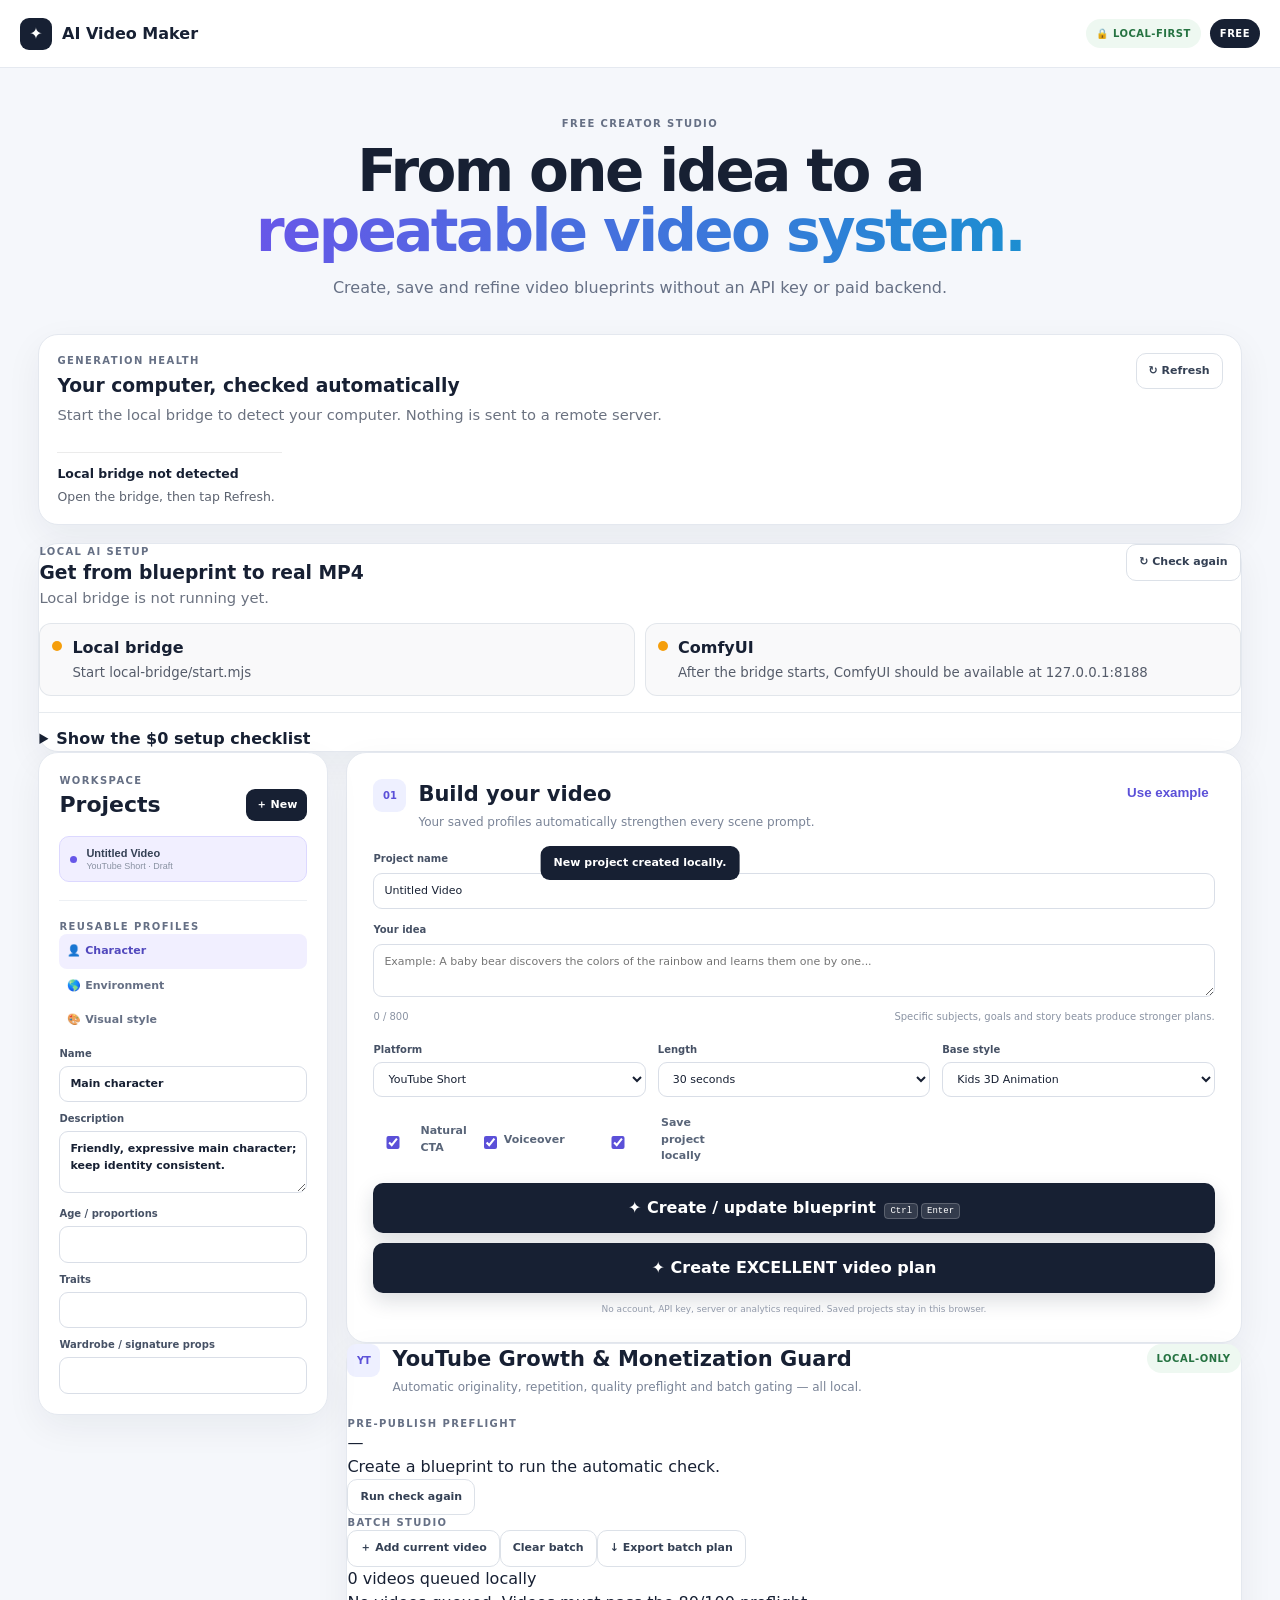
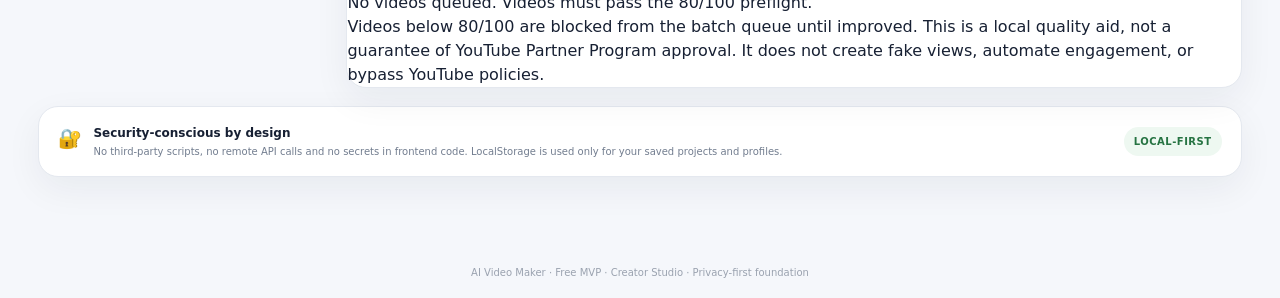
<file: index.html>
<!doctype html>
<html lang="en">
<head>
  <meta charset="utf-8">
  <meta name="viewport" content="width=device-width,initial-scale=1">
  <meta name="description" content="Free, private, local-first AI video creator studio.">
  <meta name="theme-color" content="#1f2937">
  <meta http-equiv="Content-Security-Policy" content="default-src 'self'; script-src 'self'; style-src 'self'; img-src 'self' data: blob:; connect-src 'self' http://127.0.0.1:8787 http://localhost:8787; object-src 'none'; base-uri 'none'; form-action 'none'; frame-ancestors 'none'">
  <meta http-equiv="Referrer-Policy" content="no-referrer">
  <link rel="manifest" href="manifest.webmanifest">
  <title>AI Video Maker — Creator Studio</title>
  <link rel="stylesheet" href="style.css"><link rel="stylesheet" href="quality.css"><link rel="stylesheet" href="pipeline.css"><link rel="stylesheet" href="local-generation.css"><link rel="stylesheet" href="hardware-diagnostics.css"><link rel="stylesheet" href="local-setup.css">
  <script src="app-config.js" defer></script><script src="provider-registry.js" defer></script><script src="media-engine/config.js" defer></script><script src="media-engine/contracts.js" defer></script><script src="media-engine/providers.js" defer></script><script src="media-engine/pipeline.js" defer></script><script src="movie-engine/story-director.js" defer></script><script src="movie-engine/continuity-bible.js" defer></script><script src="movie-engine/shot-director.js" defer></script><script src="movie-engine/job-manager.js" defer></script><script src="movie-engine/creator-orchestrator.js" defer></script><script src="movie-engine/automatic-production.js" defer></script><script src="app.js" defer></script><script src="quality-engine.js" defer></script><script src="production-pipeline.js" defer></script><script src="local-generation.js" defer></script><script src="hardware-diagnostics.js" defer></script><script src="local-setup.js" defer></script><script src="register-sw.js" defer></script>
</head>
<body>
<header class="topbar"><a class="brand" href="#top"><span class="brand-mark">✦</span>AI Video Maker</a><div class="top-actions"><span class="privacy-pill">🔒 LOCAL-FIRST</span><span class="free-pill">FREE</span></div></header>
<main id="top" class="container">
<section class="hero"><div class="eyebrow">FREE CREATOR STUDIO</div><h1>From one idea to a <span>repeatable video system.</span></h1><p>Create, save and refine video blueprints without an API key or paid backend.</p></section>
<section id="generationHealth" class="panel health-panel"><div class="health-head"><div><div class="eyebrow">GENERATION HEALTH</div><h3>Your computer, checked automatically</h3><p id="generationHealthSummary" class="health-summary">Checking your computer…</p></div><button id="refreshHealthBtn" class="secondary-button health-refresh" type="button">↻ Refresh</button></div><div id="generationHealthDetails" class="health-items"></div></section>
<section class="studio-grid">
<aside class="panel sidebar">
  <div class="side-title"><div><div class="eyebrow">WORKSPACE</div><h2>Projects</h2></div><button id="newProjectBtn" class="small-primary" type="button">＋ New</button></div>
  <div id="projectList" class="project-list"></div><div class="side-divider"></div><div class="eyebrow">REUSABLE PROFILES</div>
  <button class="profile-tab active" data-profile="character" type="button">👤 Character</button><button class="profile-tab" data-profile="environment" type="button">🌎 Environment</button><button class="profile-tab" data-profile="style" type="button">🎨 Visual style</button><div id="profileForm" class="profile-form"></div>
</aside>
<section class="main-workspace">
  <div class="panel creator-card">
    <div class="panel-heading"><div><span class="step">01</span><div><h2>Build your video</h2><p>Your saved profiles automatically strengthen every scene prompt.</p></div></div><button id="exampleBtn" class="text-button" type="button">Use example</button></div>
    <label for="projectName">Project name</label><input id="projectName" maxlength="80" placeholder="e.g. Rainbow Adventure Episode 1">
    <label for="idea">Your idea</label><textarea id="idea" maxlength="800" placeholder="Example: A baby bear discovers the colors of the rainbow and learns them one by one..."></textarea>
    <div class="field-meta"><span id="charCount">0 / 800</span><span>Specific subjects, goals and story beats produce stronger plans.</span></div>
    <div class="settings"><div class="field"><label for="type">Platform</label><select id="type"><option>YouTube Short</option><option>TikTok</option><option>Instagram Reel</option><option>Educational Video</option><option>Story Video</option></select></div><div class="field"><label for="length">Length</label><select id="length"><option value="30">30 seconds</option><option value="45">45 seconds</option><option value="60">60 seconds</option></select></div><div class="field"><label for="style">Base style</label><select id="style"><option>Kids 3D Animation</option><option>Cartoon</option><option>Storybook</option><option>Educational</option><option>Cinematic</option><option>Minimal / Modern</option></select></div></div>
    <div class="advanced-row"><label class="check"><input id="includeCta" type="checkbox" checked><span>Natural CTA</span></label><label class="check"><input id="includeVoice" type="checkbox" checked><span>Voiceover</span></label><label class="check"><input id="saveProject" type="checkbox" checked><span>Save project locally</span></label></div>
    <button id="createBtn" class="primary-button" type="button"><span>✦</span> Create / update blueprint <kbd>Ctrl</kbd><kbd>Enter</kbd></button><p class="privacy-note">No account, API key, server or analytics required. Saved projects stay in this browser.</p>
  </div>
  <section id="results" class="panel results hidden" aria-live="polite">
    <div class="result-header"><div><div class="eyebrow">BLUEPRINT</div><h2 id="resultTitle">Video blueprint</h2><p id="videoSummary"></p></div><div class="score-wrap"><div class="score"><span id="score">--</span><small>/100</small></div><span>Creator score</span></div></div>
    <div class="action-bar"><button id="copyAllBtn" class="secondary-button" type="button">📋 Copy all</button><button id="downloadTxtBtn" class="secondary-button" type="button">↓ TXT</button><button id="downloadJsonBtn" class="secondary-button" type="button">↓ JSON</button><button id="duplicateBtn" class="secondary-button" type="button">⧉ Duplicate</button><button id="regenerateBtn" class="secondary-button" type="button">↻ Regenerate</button></div>
    <div class="result-grid"><article class="result-section highlight"><div class="section-label">HOOK</div><h3 id="hook"></h3></article><article class="result-section"><div class="section-label">SCRIPT</div><p id="script" class="long-text"></p></article></div>
    <div class="result-section scenes-section"><div class="section-top"><div><div class="section-label">SHOT LIST</div><h3>Edit, reorder and refine scenes</h3></div><span id="sceneCountBadge" class="badge"></span></div><p class="helper">Each shot has a story purpose, continuity state, camera direction, motion direction, image prompt, video prompt and audio direction.</p><div id="scenes"></div></div>
    <div class="result-grid publishing-grid"><article class="result-section"><div class="section-label">PUBLISHING</div><h3>Ready to post</h3><div class="copy-field"><b>Title</b><p id="title"></p><button class="tiny-copy" data-copy-target="title" type="button">Copy</button></div><div class="copy-field"><b>Description</b><p id="description"></p><button class="tiny-copy" data-copy-target="description" type="button">Copy</button></div><div class="copy-field"><b>Hashtags</b><p id="hashtags"></p><button class="tiny-copy" data-copy-target="hashtags" type="button">Copy</button></div></article><article class="result-section"><div class="section-label">NEXT IDEAS</div><h3>Shot opportunities</h3><div id="ideaList" class="idea-list"></div></article></div>
  </section>
</section></section>
<section class="trust panel"><div><span class="trust-icon">🔐</span><div><h3>Security-conscious by design</h3><p>No third-party scripts, no remote API calls and no secrets in frontend code. LocalStorage is used only for your saved projects and profiles.</p></div></div><span class="local-badge">LOCAL-FIRST</span></section>
</main><footer>AI Video Maker · Free MVP · Creator Studio · Privacy-first foundation</footer><div id="toast" class="toast" role="status" aria-live="polite"></div>
</body></html>
</file>
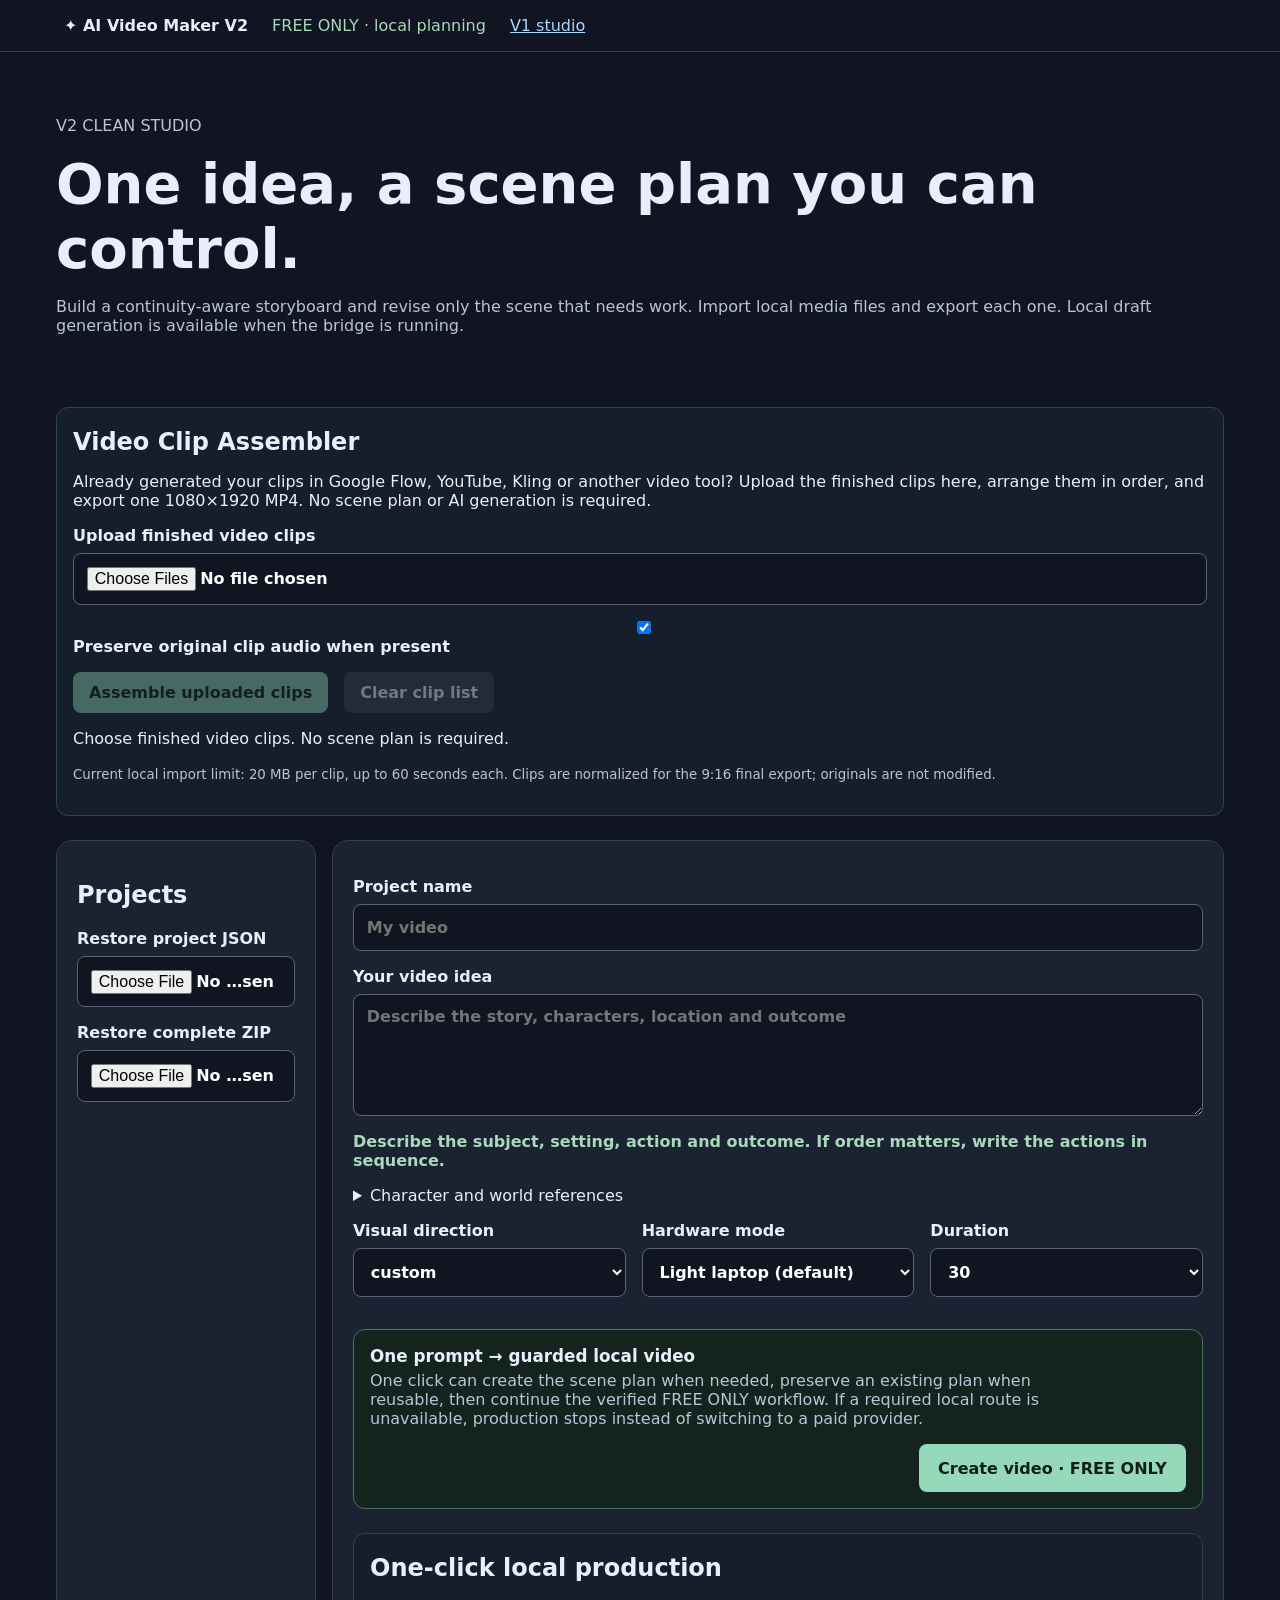
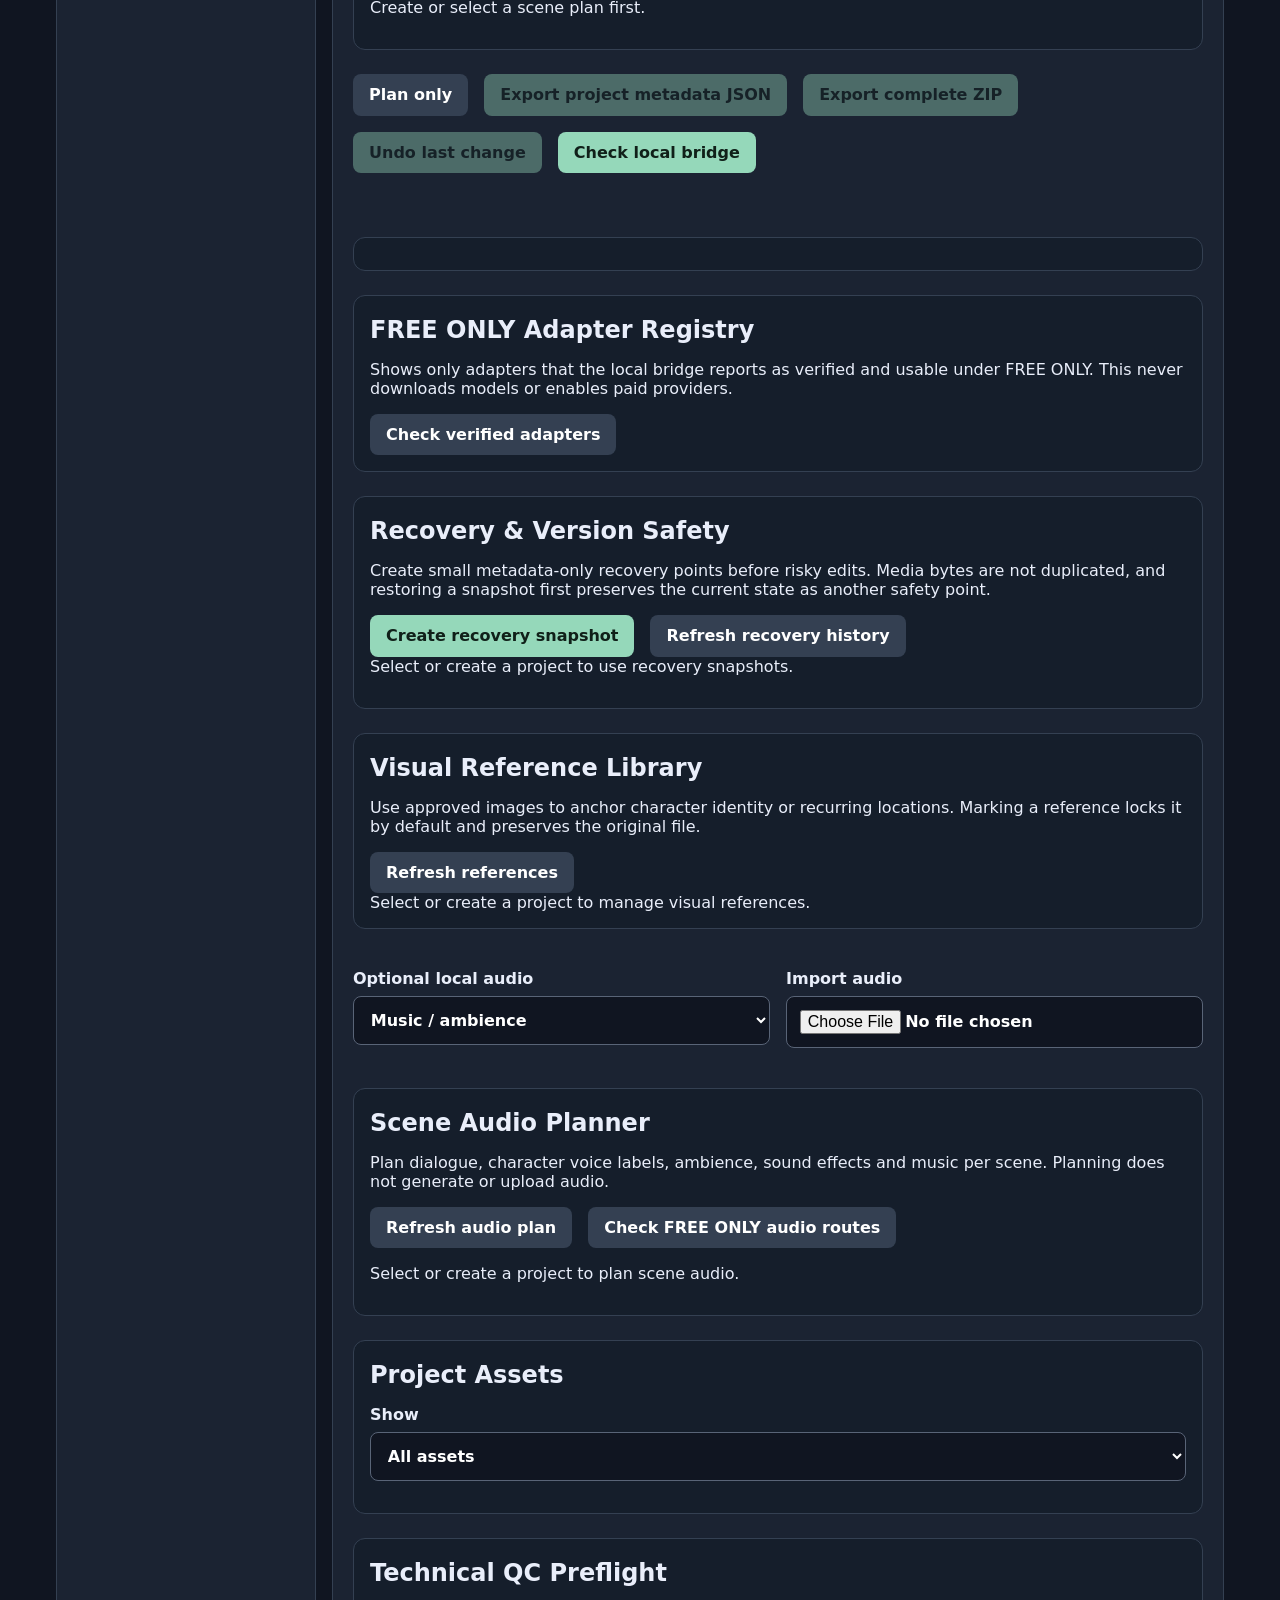
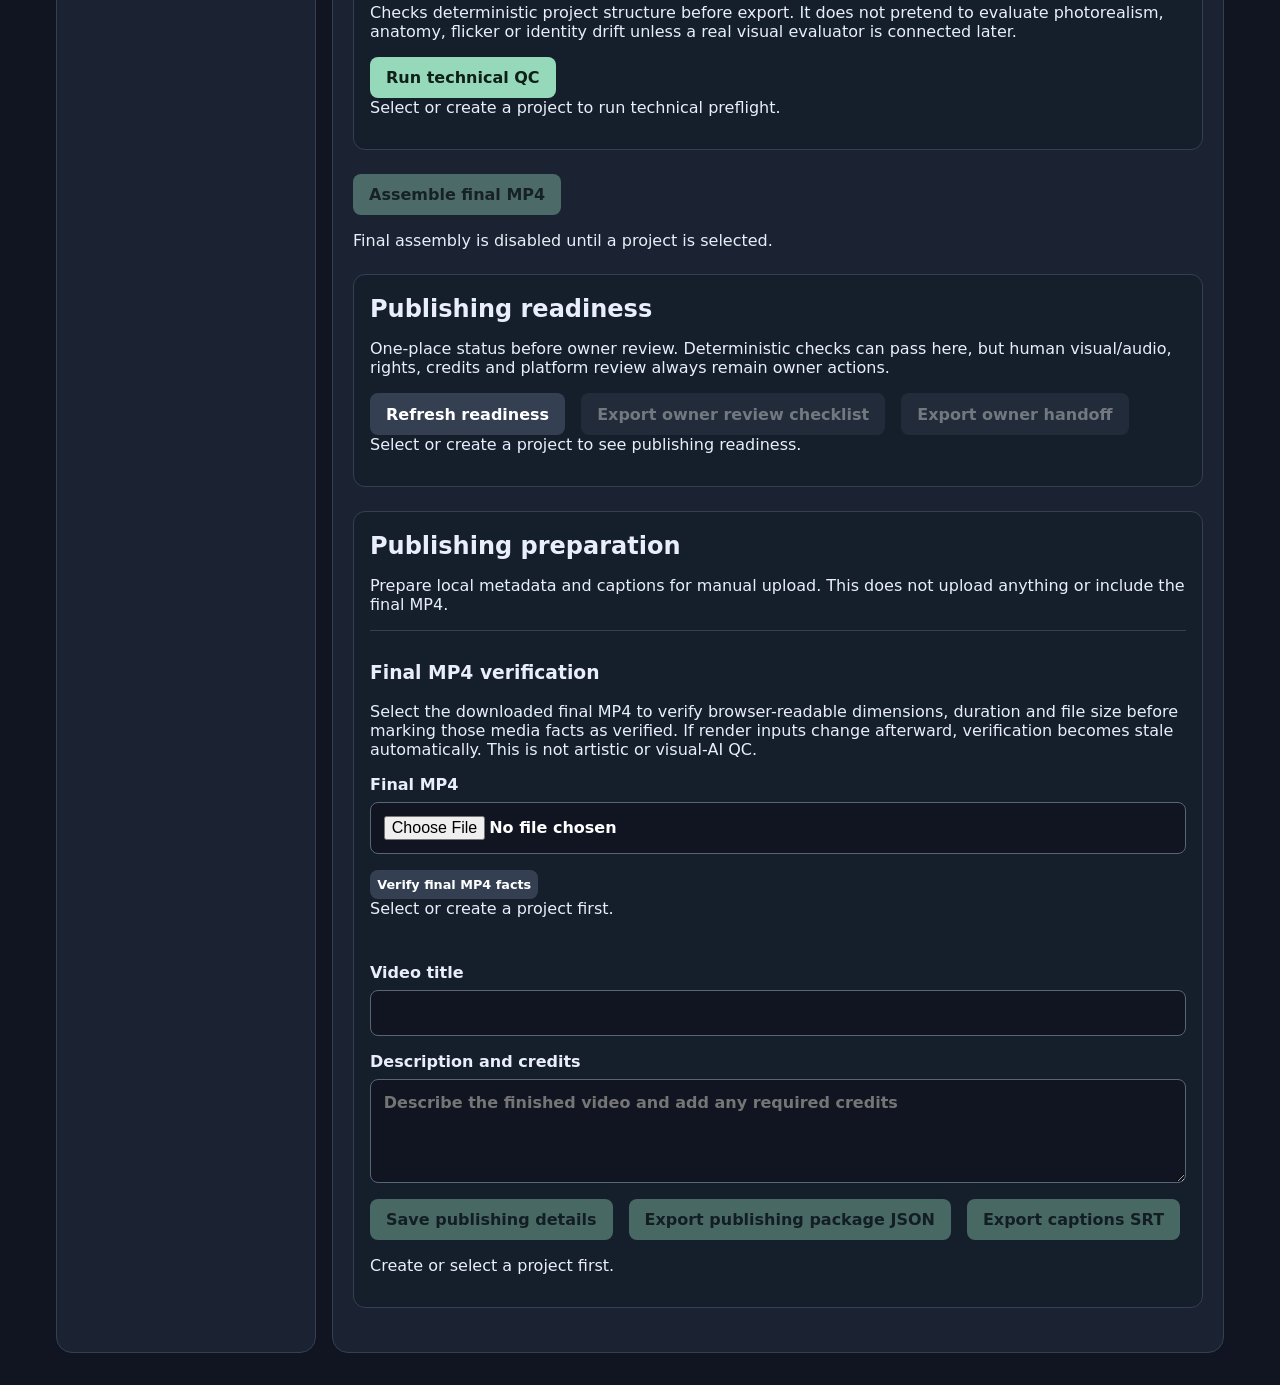
<file: v2/index.html>
<!doctype html>
<html lang="en">
<head>
  <meta charset="utf-8">
  <meta name="viewport" content="width=device-width,initial-scale=1">
  <meta http-equiv="Content-Security-Policy" content="default-src 'self'; script-src 'self'; style-src 'self'; connect-src 'self' http://127.0.0.1:8787; media-src 'self' blob: http://127.0.0.1:8787; img-src 'self' blob:; object-src 'none'; base-uri 'none'">
  <title>AI Video Maker V2</title>
  <link rel="stylesheet" href="studio.css">
  <script type="module" src="studio.mjs"></script>
  <script type="module" src="clip-assembler-ui.mjs"></script>
  <script type="module" src="studio-enhancements.mjs"></script>
  <script type="module" src="audio-qc-ui.mjs"></script>
  <script type="module" src="recovery-capability-ui.mjs"></script>
  <script type="module" src="final-output-ui.mjs"></script>
  <script type="module" src="publishing-readiness-ui.mjs"></script>
</head>
<body>
<header><strong>✦ AI Video Maker V2</strong><span>FREE ONLY · local planning</span><a href="../index.html">V1 studio</a></header>
<main>
  <section class="hero">
    <p>V2 CLEAN STUDIO</p>
    <h1>One idea, a scene plan you can control.</h1>
    <p>Build a continuity-aware storyboard and revise only the scene that needs work. Import local media files and export each one. Local draft generation is available when the bridge is running.</p>
  </section>

  <section class="asset-board" id="clipAssembler">
    <h2>Video Clip Assembler</h2>
    <p>Already generated your clips in Google Flow, YouTube, Kling or another video tool? Upload the finished clips here, arrange them in order, and export one 1080×1920 MP4. No scene plan or AI generation is required.</p>
    <label>Upload finished video clips
      <input id="clipAssemblerFiles" type="file" accept="video/mp4,.mp4,.mov,.webm" multiple>
    </label>
    <label><input id="clipAssemblerPreserveAudio" type="checkbox" checked> Preserve original clip audio when present</label>
    <div class="actions">
      <button id="clipAssemblerAssemble" type="button" disabled>Assemble uploaded clips</button>
      <button id="clipAssemblerClear" type="button" class="secondary" disabled>Clear clip list</button>
    </div>
    <p id="clipAssemblerStatus" role="status"></p>
    <div id="clipAssemblerList"></div>
    <div id="clipAssemblerPreview"></div>
    <div id="clipAssemblerFinal"></div>
    <p><small>Current local import limit: 20 MB per clip, up to 60 seconds each. Clips are normalized for the 9:16 final export; originals are not modified.</small></p>
  </section>

  <section class="grid">
    <aside>
      <h2>Projects</h2>
      <label>Restore project JSON<input id="restore" type="file" accept=".json,application/json"></label>
      <label>Restore complete ZIP<input id="restoreBundle" type="file" accept=".zip,application/zip"></label>
      <div id="projects"></div>
    </aside>
    <article>
      <label>Project name<input id="name" maxlength="80" placeholder="My video"></label>
      <label>Your video idea<textarea id="prompt" rows="5" placeholder="Describe the story, characters, location and outcome"></textarea></label>
      <details>
        <summary>Character and world references</summary>
        <label>Character identity, clothing and age<textarea id="character" rows="3" maxlength="1200"></textarea></label>
        <label>World, locations and recurring objects<textarea id="world" rows="3" maxlength="1200"></textarea></label>
        <label>Visual rules and continuity<textarea id="visualRules" rows="3" maxlength="1200"></textarea></label>
        <button id="saveBible" type="button">Save references</button>
        <p>Text guidance for future scene generation; results still depend on the local generator.</p>
      </details>
      <div class="row">
        <label>Visual direction<select id="style"><option>photorealistic</option><option>cinematic</option><option>3D animation</option><option>storybook</option><option>fantasy</option><option>sci-fi</option><option>surreal</option><option selected>custom</option></select></label>
        <label>Hardware mode<select id="hardware"><option value="light">Light laptop (default)</option><option value="balanced">Balanced</option><option value="strong">Stronger laptop</option></select></label>
        <label>Duration<select id="seconds"><option>15</option><option selected>30</option><option>45</option><option>60</option></select></label>
      </div>
      <div class="actions">
        <button id="plan">Create scene plan</button>
        <button id="export" disabled>Export project metadata JSON</button>
        <button id="bundle" disabled>Export complete ZIP</button>
        <button id="undo" type="button" disabled>Undo last change</button>
        <button id="bridge" type="button">Check local bridge</button>
      </div>
      <p id="notice" role="status"></p>
      <section id="capabilities" class="asset-board" aria-live="polite"></section>
      <section class="asset-board">
        <h2>FREE ONLY Adapter Registry</h2>
        <p>Shows only adapters that the local bridge reports as verified and usable under FREE ONLY. This never downloads models or enables paid providers.</p>
        <div class="actions"><button id="checkAdapterRegistry" type="button" class="secondary">Check verified adapters</button></div>
        <div id="adapterRegistry" aria-live="polite"></div>
      </section>
      <div id="summary"></div>
      <section class="asset-board">
        <h2>Recovery & Version Safety</h2>
        <p>Create small metadata-only recovery points before risky edits. Media bytes are not duplicated, and restoring a snapshot first preserves the current state as another safety point.</p>
        <div class="actions"><button id="createRecoverySnapshot" type="button">Create recovery snapshot</button><button id="refreshRecovery" type="button" class="secondary">Refresh recovery history</button></div>
        <div id="recoveryHistory" aria-live="polite"></div>
        <p id="recoveryCapabilityStatus" role="status"></p>
      </section>
      <section class="asset-board">
        <h2>Visual Reference Library</h2>
        <p>Use approved images to anchor character identity or recurring locations. Marking a reference locks it by default and preserves the original file.</p>
        <div class="actions"><button id="refreshReferences" type="button" class="secondary">Refresh references</button></div>
        <div id="referenceLibrary" aria-live="polite"></div>
      </section>
      <div class="row">
        <label>Optional local audio<select id="audioRole"><option value="music">Music / ambience</option><option value="voice">Voice track</option></select></label>
        <label>Import audio<input id="audioFile" type="file" accept=".wav,.mp3,.m4a,.ogg,.flac,audio/*"></label>
      </div>
      <div id="audioAssets"></div>
      <section class="asset-board">
        <h2>Scene Audio Planner</h2>
        <p>Plan dialogue, character voice labels, ambience, sound effects and music per scene. Planning does not generate or upload audio.</p>
        <div class="actions"><button id="refreshAudioPlan" type="button" class="secondary">Refresh audio plan</button><button id="checkAudioRoutes" type="button" class="secondary">Check FREE ONLY audio routes</button></div>
        <p id="audioRouteStatus" role="status"></p>
        <div id="sceneAudioPlanner" aria-live="polite"></div>
        <p id="audioPlanStatus" role="status"></p>
      </section>
      <section class="asset-board">
        <h2>Project Assets</h2>
        <label>Show<select id="assetFilter"><option value="all">All assets</option><option value="image">Images</option><option value="video">Videos</option><option value="audio">Audio</option><option value="locked">Locked</option></select></label>
        <div id="assetBoard"></div>
      </section>
      <section class="asset-board">
        <h2>Technical QC Preflight</h2>
        <p>Checks deterministic project structure before export. It does not pretend to evaluate photorealism, anatomy, flicker or identity drift unless a real visual evaluator is connected later.</p>
        <div class="actions"><button id="runQc" type="button">Run technical QC</button></div>
        <div id="qcReport" aria-live="polite"></div>
        <p id="enhancementStatus" role="status"></p>
      </section>
      <div class="actions"><button id="createDraft" type="button">Create draft video</button><button id="assemble" type="button">Assemble final MP4</button><div id="finalVideo"></div></div>
      <p id="qcGateStatus" role="status"></p>
      <section class="asset-board">
        <h2>Publishing readiness</h2>
        <p>One-place status before owner review. Deterministic checks can pass here, but human visual/audio, rights, credits and platform review always remain owner actions.</p>
        <div class="actions"><button id="refreshPublishingReadiness" type="button" class="secondary">Refresh readiness</button><button id="exportOwnerChecklist" type="button" class="secondary" disabled>Export owner review checklist</button><button id="exportOwnerHandoff" type="button" class="secondary" disabled>Export owner handoff</button></div>
        <div id="publishingReadiness" aria-live="polite"></div>
        <p id="publishingReadinessStatus" role="status"></p>
      </section>
      <section class="asset-board">
        <h2>Publishing preparation</h2>
        <p>Prepare local metadata and captions for manual upload. This does not upload anything or include the final MP4.</p>
        <section class="asset-item">
          <h3>Final MP4 verification</h3>
          <p>Select the downloaded final MP4 to verify browser-readable dimensions, duration and file size before marking those media facts as verified. If render inputs change afterward, verification becomes stale automatically. This is not artistic or visual-AI QC.</p>
          <label>Final MP4<input id="finalOutputFile" type="file" accept="video/mp4,.mp4"></label>
          <div class="actions"><button id="verifyFinalOutput" type="button" class="secondary">Verify final MP4 facts</button></div>
          <div id="finalVerificationSummary" aria-live="polite"></div>
          <p id="finalVerificationStatus" role="status"></p>
        </section>
        <label>Video title<input id="publishTitle" maxlength="100"></label>
        <label>Description and credits<textarea id="publishDescription" rows="4" maxlength="5000" placeholder="Describe the finished video and add any required credits"></textarea></label>
        <div class="actions"><button id="savePublishing" type="button" disabled>Save publishing details</button><button id="exportPublishing" type="button" disabled>Export publishing package JSON</button><button id="exportCaptions" type="button" disabled>Export captions SRT</button></div>
        <p id="publishingStatus" role="status"></p>
      </section>
      <div id="preview" aria-live="polite"></div>
      <div id="scenes"></div>
    </article>
  </section>
</main>
</body>
</html>
</file>
<file: style.css>
*{box-sizing:border-box;margin:0;padding:0}html{scroll-behavior:smooth}body{font-family:Inter,ui-sans-serif,system-ui,-apple-system,BlinkMacSystemFont,"Segoe UI",sans-serif;background:#f5f7fb;color:#172033;min-height:100vh;line-height:1.5}.topbar{height:68px;background:rgba(255,255,255,.96);border-bottom:1px solid #e5e9f0;display:flex;align-items:center;justify-content:space-between;padding:0 max(18px,calc((100% - 1240px)/2));position:sticky;top:0;z-index:10;backdrop-filter:blur(12px)}.brand{display:flex;gap:10px;align-items:center;color:#172033;text-decoration:none;font-weight:850}.brand-mark{width:32px;height:32px;border-radius:9px;display:grid;place-items:center;background:#172033;color:#fff}.top-actions{display:flex;gap:9px;align-items:center}.privacy-pill,.free-pill,.badge,.local-badge{font-size:10px;font-weight:850;letter-spacing:.05em;border-radius:999px;padding:7px 10px}.privacy-pill{background:#eef8f1;color:#267342}.free-pill{background:#172033;color:#fff}.container{width:min(1240px,94%);margin:auto;padding:48px 0 70px}.hero{text-align:center;max-width:800px;margin:0 auto 34px}.eyebrow,.section-label{font-size:10px;font-weight:900;letter-spacing:.14em;color:#667085}.hero .eyebrow{margin-bottom:10px}.hero h1{font-size:clamp(36px,5vw,58px);line-height:1.04;letter-spacing:-.045em;margin-bottom:14px}.hero h1 span{background:linear-gradient(90deg,#6757e8,#1c8ed1);-webkit-background-clip:text;background-clip:text;color:transparent}.hero p{font-size:16px;color:#667085}.panel{background:#fff;border:1px solid #e4e8ef;border-radius:20px;box-shadow:0 12px 36px rgba(23,32,51,.06)}.studio-grid{display:grid;grid-template-columns:290px minmax(0,1fr);gap:18px;align-items:start}.sidebar{padding:20px;position:sticky;top:86px}.side-title{display:flex;align-items:end;justify-content:space-between;gap:8px;margin-bottom:15px}.side-title h2{font-size:22px}.small-primary{border:0;border-radius:9px;background:#172033;color:#fff;padding:8px 10px;font:inherit;font-size:11px;font-weight:850;cursor:pointer}.project-list{display:grid;gap:7px;max-height:300px;overflow:auto}.project-item{width:100%;display:flex;align-items:center;gap:9px;text-align:left;border:1px solid transparent;background:#f8f9fb;border-radius:10px;padding:10px;cursor:pointer;color:#344054}.project-item:hover{border-color:#dfe3ea}.project-item.active{background:#f1efff;border-color:#dcd8ff}.project-dot{width:7px;height:7px;border-radius:50%;background:#9aa3b2;flex:0 0 auto}.project-item.active .project-dot{background:#6757e8}.project-copy{min-width:0;display:grid;gap:2px}.project-copy b{font-size:11px;white-space:nowrap;overflow:hidden;text-overflow:ellipsis}.project-copy small{font-size:9px;color:#8992a2}.empty-projects{font-size:11px;color:#8a93a3;padding:10px 2px}.side-divider{height:1px;background:#edf0f4;margin:18px 0}.profile-tab{width:100%;border:0;background:transparent;text-align:left;padding:9px 8px;border-radius:8px;font:inherit;font-size:11px;font-weight:800;color:#667085;cursor:pointer}.profile-tab.active{background:#f1efff;color:#5148bd}.profile-form{margin-top:8px;display:grid;gap:9px}.profile-form label,.field label,.creator-card>label,.scene-editor label{display:block;font-size:10px;font-weight:850;color:#465165}.profile-form input,.profile-form textarea,.creator-card input,.creator-card textarea,.creator-card select,.scene-editor input,.scene-editor textarea{width:100%;border:1px solid #d9dee7;border-radius:9px;padding:9px 10px;margin-top:5px;font:inherit;font-size:11px;background:#fff;color:#172033;outline:none}.profile-form textarea,.scene-editor textarea{min-height:62px;resize:vertical}.profile-form input:focus,.profile-form textarea:focus,.creator-card input:focus,.creator-card textarea:focus,.creator-card select:focus,.scene-editor input:focus,.scene-editor textarea:focus{border-color:#766cf0;box-shadow:0 0 0 3px rgba(118,108,240,.1)}.main-workspace{min-width:0}.creator-card{padding:26px}.panel-heading{display:flex;justify-content:space-between;gap:15px;align-items:flex-start;margin-bottom:20px}.panel-heading>div{display:flex;gap:12px}.panel-heading h2{font-size:21px}.panel-heading p{font-size:12px;color:#7a8497;margin-top:2px}.step{display:grid;place-items:center;width:33px;height:33px;border-radius:9px;background:#eef0ff;color:#5b50d8;font-size:10px;font-weight:900;flex:0 0 auto}.text-button{background:none;border:0;color:#5b50d8;font-weight:800;cursor:pointer;padding:6px}.creator-card>label{margin-bottom:2px}.creator-card>input{margin-bottom:13px}.field-meta{display:flex;justify-content:space-between;color:#8a93a3;font-size:10px;margin:5px 0 18px}.settings{display:grid;grid-template-columns:1fr 1fr 1fr;gap:12px;margin:12px 0 18px}.advanced-row{display:flex;gap:17px;flex-wrap:wrap;margin-bottom:18px}.check{display:flex;align-items:center;gap:7px;font-size:11px;font-weight:750;color:#596579;cursor:pointer}.check input{accent-color:#5b50d8}.primary-button,.secondary-button{border:0;border-radius:10px;padding:13px 16px;font:inherit;font-weight:850;cursor:pointer;transition:transform .12s,box-shadow .12s}.primary-button{width:100%;background:#172033;color:#fff;box-shadow:0 8px 20px rgba(23,32,51,.15)}.primary-button:hover,.secondary-button:hover{transform:translateY(-1px)}kbd{font:9px ui-monospace,monospace;background:rgba(255,255,255,.12);border:1px solid rgba(255,255,255,.2);padding:2px 5px;border-radius:4px;margin-left:3px}.privacy-note{text-align:center;color:#929aaa;font-size:9px;margin-top:10px}.results{margin-top:18px;padding:26px}.hidden{display:none!important}.result-header{display:flex;justify-content:space-between;gap:20px;align-items:center}.result-header h2{font-size:27px;margin:3px 0}.result-header p{color:#748094;font-size:12px}.score-wrap{text-align:center;color:#8a93a3;font-size:9px;font-weight:800}.score{width:72px;height:72px;border:5px solid #5b50d8;border-radius:50%;display:flex;align-items:center;justify-content:center;font-size:22px;font-weight:900;color:#172033;margin:auto}.score small{font-size:8px;color:#8a93a3}.action-bar{display:flex;gap:8px;flex-wrap:wrap;margin:20px 0}.secondary-button{background:#fff;color:#344054;border:1px solid #dce1e8;font-size:11px;padding:9px 12px}.result-grid{display:grid;grid-template-columns:1fr 1.35fr;gap:15px}.result-section{border-top:1px solid #e9edf2;padding:20px 0}.result-section h3{font-size:17px;margin:4px 0 9px}.long-text{color:#596579;line-height:1.8;font-size:13px}.highlight{background:#f6f4ff;border:1px solid #e6e2ff;border-radius:14px;padding:18px;border-top:1px solid #e6e2ff}.scenes-section{margin-top:2px}.section-top{display:flex;justify-content:space-between;align-items:end;gap:15px}.badge{background:#f0f2f6;color:#667085}.helper{font-size:10px;color:#8a93a3;margin:5px 0 10px}.scene{border:1px solid #e1e6ee;border-radius:14px;padding:15px;margin-top:11px;background:#fbfcfe}.scene-head{display:flex;justify-content:space-between;gap:10px;align-items:start}.scene h4{font-size:14px}.scene-tools{display:flex;gap:5px;align-items:center;flex-wrap:wrap;justify-content:flex-end}.timing{font-size:9px;font-weight:850;color:#667085;background:#eef1f5;border-radius:999px;padding:5px 8px}.icon-button,.danger-button{border:1px solid #d9dee7;background:#fff;color:#4d586b;border-radius:7px;padding:5px 7px;font-size:10px;font-weight:850;cursor:pointer}.icon-button:disabled{opacity:.35;cursor:not-allowed}.danger-button{color:#b42318}.scene-editor{display:grid;grid-template-columns:1.3fr 1fr 1fr;gap:9px;margin-top:13px}.scene-editor label:nth-child(1),.scene-editor label:nth-child(6),.scene-editor label:nth-child(7){grid-column:span 3}.scene-editor textarea{min-height:72px}.scene-editor label{font-size:9px}.publishing-grid{grid-template-columns:1.4fr 1fr}.copy-field{position:relative;background:#f8f9fb;border:1px solid #e8ebf0;border-radius:10px;padding:11px;margin-top:8px;padding-right:55px}.copy-field b{font-size:9px;text-transform:uppercase;color:#7b8596}.copy-field p{font-size:11px;color:#596579;margin-top:3px;overflow-wrap:anywhere}.tiny-copy{position:absolute;right:7px;top:7px;border:1px solid #d9dee7;background:#fff;color:#4d45b8;border-radius:7px;padding:6px 8px;font-size:9px;font-weight:800;cursor:pointer}.idea-list{display:grid;gap:6px}.idea-item{font-size:11px;color:#596579;background:#f8f9fb;border-radius:8px;padding:8px}.trust{margin-top:18px;padding:17px 19px;display:flex;align-items:center;justify-content:space-between;gap:20px}.trust>div{display:flex;gap:11px;align-items:flex-start}.trust-icon{font-size:19px}.trust h3{font-size:12px}.trust p{font-size:10px;color:#727d8f;margin-top:2px}.local-badge{background:#eef8f1;color:#267342;white-space:nowrap}footer{text-align:center;color:#9aa2af;font-size:10px;padding:18px}.toast{position:fixed;left:50%;bottom:20px;transform:translate(-50%,20px);opacity:0;pointer-events:none;background:#172033;color:#fff;border-radius:9px;padding:9px 13px;font-size:11px;font-weight:750;transition:.2s;z-index:20}.toast.show{opacity:1;transform:translate(-50%,0)}@media(max-width:900px){.studio-grid{grid-template-columns:1fr}.sidebar{position:static}.profile-form{grid-template-columns:1fr 1fr}.project-list{max-height:190px}.scene-editor{grid-template-columns:1fr 1fr}.scene-editor label:nth-child(1),.scene-editor label:nth-child(6),.scene-editor label:nth-child(7){grid-column:span 2}}@media(max-width:650px){.profile-form,.settings,.scene-editor,.result-grid,.publishing-grid{grid-template-columns:1fr}.scene-editor label:nth-child(1),.scene-editor label:nth-child(6),.scene-editor label:nth-child(7){grid-column:span 1}.creator-card,.results,.sidebar{padding:18px}.hero h1{font-size:39px}.privacy-pill{display:none}.result-header{align-items:flex-start}.score-wrap{display:none}.scene-tools{width:100%}.scene-head{align-items:flex-start;flex-direction:column}.topbar{padding:0 14px}}
</file>
<file: quality.css>
.quality-button{margin-top:10px}.quality-panel{margin-bottom:18px}.qc-heading{display:flex;align-items:center;justify-content:space-between;gap:16px}.qc-heading h3{margin:0}.qc-heading strong{font-size:24px}.qc-gates{display:flex;flex-wrap:wrap;gap:6px;margin:10px 0}.qc-gate{padding:6px 9px;border-radius:999px;font-size:11px;font-weight:800;background:rgba(0,0,0,.06)}.qc-gate.pass{background:rgba(22,163,74,.12)}.qc-gate.fail{background:rgba(180,83,9,.12)}.qc-issue{margin-top:7px}.qc-pass{margin-top:7px}
</file>
<file: pipeline.css>
.pipeline-card{margin-top:18px}.pp-head{display:flex;justify-content:space-between;gap:16px}.pp-flow{display:flex;gap:6px;overflow:auto;padding:12px 0}.pp-flow span{white-space:nowrap;padding:7px 10px;border-radius:999px;background:rgba(0,0,0,.05);font-size:12px;font-weight:700}.pp-flow .done{background:rgba(22,163,74,.12)}.pp-grid{display:grid;grid-template-columns:repeat(auto-fit,minmax(240px,1fr));gap:12px}.pp-shot{border:1px solid rgba(0,0,0,.1);border-radius:14px;padding:14px;background:rgba(255,255,255,.5)}.pp-top{display:flex;justify-content:space-between;gap:8px}.pp-shot h4{margin:0}.pp-status{font-size:10px;font-weight:800;padding:5px 8px;border-radius:999px;background:rgba(0,0,0,.06)}.pp-shot label{display:block;font-size:12px;font-weight:700;margin-top:9px}.pp-shot input,.pp-shot textarea{width:100%;box-sizing:border-box;margin-top:4px}.pp-check{display:flex!important;align-items:center;gap:7px}.pp-check input{width:auto}.pp-handoff{font-size:12px;line-height:1.45;padding:9px;border-radius:9px;background:rgba(0,0,0,.04);margin-top:9px}.pp-actions{display:flex;flex-wrap:wrap;gap:8px;margin:10px 0}.pp-muted{opacity:.68;font-size:12px}.pp-warn{color:#b45309}.pp-good{color:#15803d}@media(max-width:700px){.pp-head{flex-direction:column}}
</file>
<file: local-generation.css>
.local-generation-card{margin-top:1rem}.lg-head{display:flex;justify-content:space-between;gap:1rem;align-items:flex-start}.lg-actions{display:flex;gap:.5rem;flex-wrap:wrap}.lg-grid{display:grid;grid-template-columns:repeat(auto-fit,minmax(240px,1fr));gap:.75rem;margin-top:1rem}.lg-shot{border:1px solid rgba(127,127,127,.22);border-radius:14px;padding:1rem;background:rgba(127,127,127,.04)}.lg-shot .secondary-button{width:100%;margin:.5rem 0}.lg-shot details{margin-top:.5rem}.lg-shot pre{white-space:pre-wrap;overflow:auto;max-height:220px;font-size:.72rem}.local-generation-card code{font-size:.85em}.local-generation-card .primary-button:disabled,.local-generation-card .secondary-button:disabled{opacity:.6;cursor:wait}@media(max-width:700px){.lg-head{flex-direction:column}.lg-actions{width:100%}.lg-actions button{flex:1}}
</file>
<file: hardware-diagnostics.css>
.health-panel{margin:0 0 18px;padding:18px}.health-head{display:flex;justify-content:space-between;gap:16px;align-items:flex-start}.health-head h3{margin:4px 0}.health-summary{margin:0;color:var(--muted,#6b7280);font-size:.92rem}.health-items{display:grid;grid-template-columns:repeat(5,minmax(0,1fr));gap:10px;margin-top:14px}.health-item{display:flex;gap:9px;align-items:center;border:1px solid rgba(0,0,0,.08);border-radius:12px;padding:10px;background:rgba(255,255,255,.5)}.health-item>span{font-weight:800;font-size:1rem}.health-item b,.health-item small{display:block}.health-item small{font-size:.7rem;opacity:.65;margin-top:2px}.health-tech{display:grid;gap:4px;margin-top:12px;padding-top:12px;border-top:1px solid rgba(0,0,0,.08);font-size:.78rem}.health-tech span{opacity:.7}.health-refresh{white-space:nowrap}@media(max-width:900px){.health-items{grid-template-columns:repeat(2,1fr)}}@media(max-width:520px){.health-items{grid-template-columns:1fr}.health-head{display:block}.health-refresh{margin-top:10px;width:100%}}
</file>
<file: local-setup.css>
.local-setup-panel{margin-top:18px}.setup-head{display:flex;justify-content:space-between;gap:18px;align-items:flex-start}.setup-details{display:grid;grid-template-columns:repeat(auto-fit,minmax(210px,1fr));gap:10px;margin-top:14px}.setup-status{display:flex;gap:10px;align-items:flex-start;border:1px solid rgba(148,163,184,.22);border-radius:12px;padding:12px;background:rgba(15,23,42,.025)}.setup-status b,.setup-status small{display:block}.setup-status small{margin-top:4px;opacity:.72;line-height:1.4}.setup-dot{width:10px;height:10px;border-radius:50%;margin-top:5px;flex:0 0 auto;background:#94a3b8}.setup-dot.ok{background:#16a34a}.setup-dot.warn{background:#f59e0b}.setup-recommendation{grid-column:1/-1;padding:14px 16px;border-radius:12px;background:rgba(99,102,241,.07)}.setup-recommendation p{margin:6px 0 0;line-height:1.55}.setup-guide{margin-top:16px;border-top:1px solid rgba(148,163,184,.22);padding-top:14px}.setup-guide summary{cursor:pointer;font-weight:700}.setup-guide ol{padding-left:22px;line-height:1.65}.setup-guide code{font-size:.92em}.setup-note{font-size:.9em;opacity:.72}.setup-guide a{color:inherit;text-decoration:underline}@media(max-width:640px){.setup-head{flex-direction:column}.setup-head .secondary-button{width:100%}}
</file>
<file: v2/studio.css>
:root{font:16px system-ui,sans-serif;color:#e9eefa;background:#101521}*{box-sizing:border-box}body{margin:0}header{display:flex;gap:1.5rem;align-items:center;flex-wrap:wrap;padding:1rem 5%;border-bottom:1px solid #343b4d}header span{color:#a9d8ba}a{color:#a9d8ff}main{max-width:1200px;margin:auto;padding:2rem 1rem}.hero{padding:1rem 0 2rem}.hero h1{font-size:clamp(2rem,5vw,3.5rem);margin:.3rem 0}.hero p{color:#b9c4d8}.grid{display:grid;grid-template-columns:minmax(180px,260px) 1fr;gap:1rem}aside,article,.scene{background:#1b2332;border:1px solid #344052;border-radius:16px;padding:1.25rem}label{display:block;margin:1rem 0;font-weight:600}input,textarea,select{display:block;width:100%;margin-top:.5rem;background:#101521;color:#fff;border:1px solid #596477;border-radius:8px;padding:.8rem;font:inherit}textarea{resize:vertical}.row,.actions{display:flex;gap:1rem;flex-wrap:wrap}.row label{flex:1;min-width:150px}button{background:#95d8ba;color:#102019;border:0;border-radius:8px;padding:.7rem 1rem;font:inherit;font-weight:700;cursor:pointer}button:disabled{opacity:.4;cursor:default}.secondary,aside button{background:#344052;color:#fff}.scene{margin:1rem 0;background:#222d3e}.scene h3{margin:.2rem 0}.scene p,small{color:#b9c4d8}.scene .actions button{font-size:.83rem;padding:.5rem}.badge{color:#a9d8ba}#notice{min-height:1.5em;color:#a9d8ba}aside button{display:block;width:100%;text-align:left;margin:.5rem 0;overflow-wrap:anywhere}@media(max-width:680px){.grid{grid-template-columns:1fr}}

.quick-start-bar{display:flex;justify-content:space-between;align-items:center;gap:1rem;flex-wrap:wrap;margin:1rem 0;padding:1rem;border:1px solid #4c725f;border-radius:12px;background:#14231e}.quick-start-bar strong{font-size:1.05rem}.quick-start-bar p{max-width:720px;margin:.35rem 0 0;color:#b9c4d8}.quick-start-actions{margin-left:auto}.quick-start-actions #createDraft{font-size:1rem;padding:.9rem 1.2rem;white-space:nowrap}@media(max-width:680px){.quick-start-actions{width:100%;margin-left:0}.quick-start-actions #createDraft{width:100%}}

.media-preview{display:block;max-width:100%;max-height:420px;margin:1rem auto;border-radius:12px;background:#111}#preview:not(:empty){border:1px solid #344052;border-radius:12px;margin:1rem 0;padding:.5rem}

.asset-board{background:#151e2b;border:1px solid #344052;border-radius:12px;padding:1rem;margin:1.5rem 0}.asset-board h2{margin:.25rem 0}.asset-item{border-top:1px solid #344052;padding:.8rem 0;overflow-wrap:anywhere}.asset-item .actions{margin-top:.5rem}.asset-item button{font-size:.8rem;padding:.45rem}
</file>
